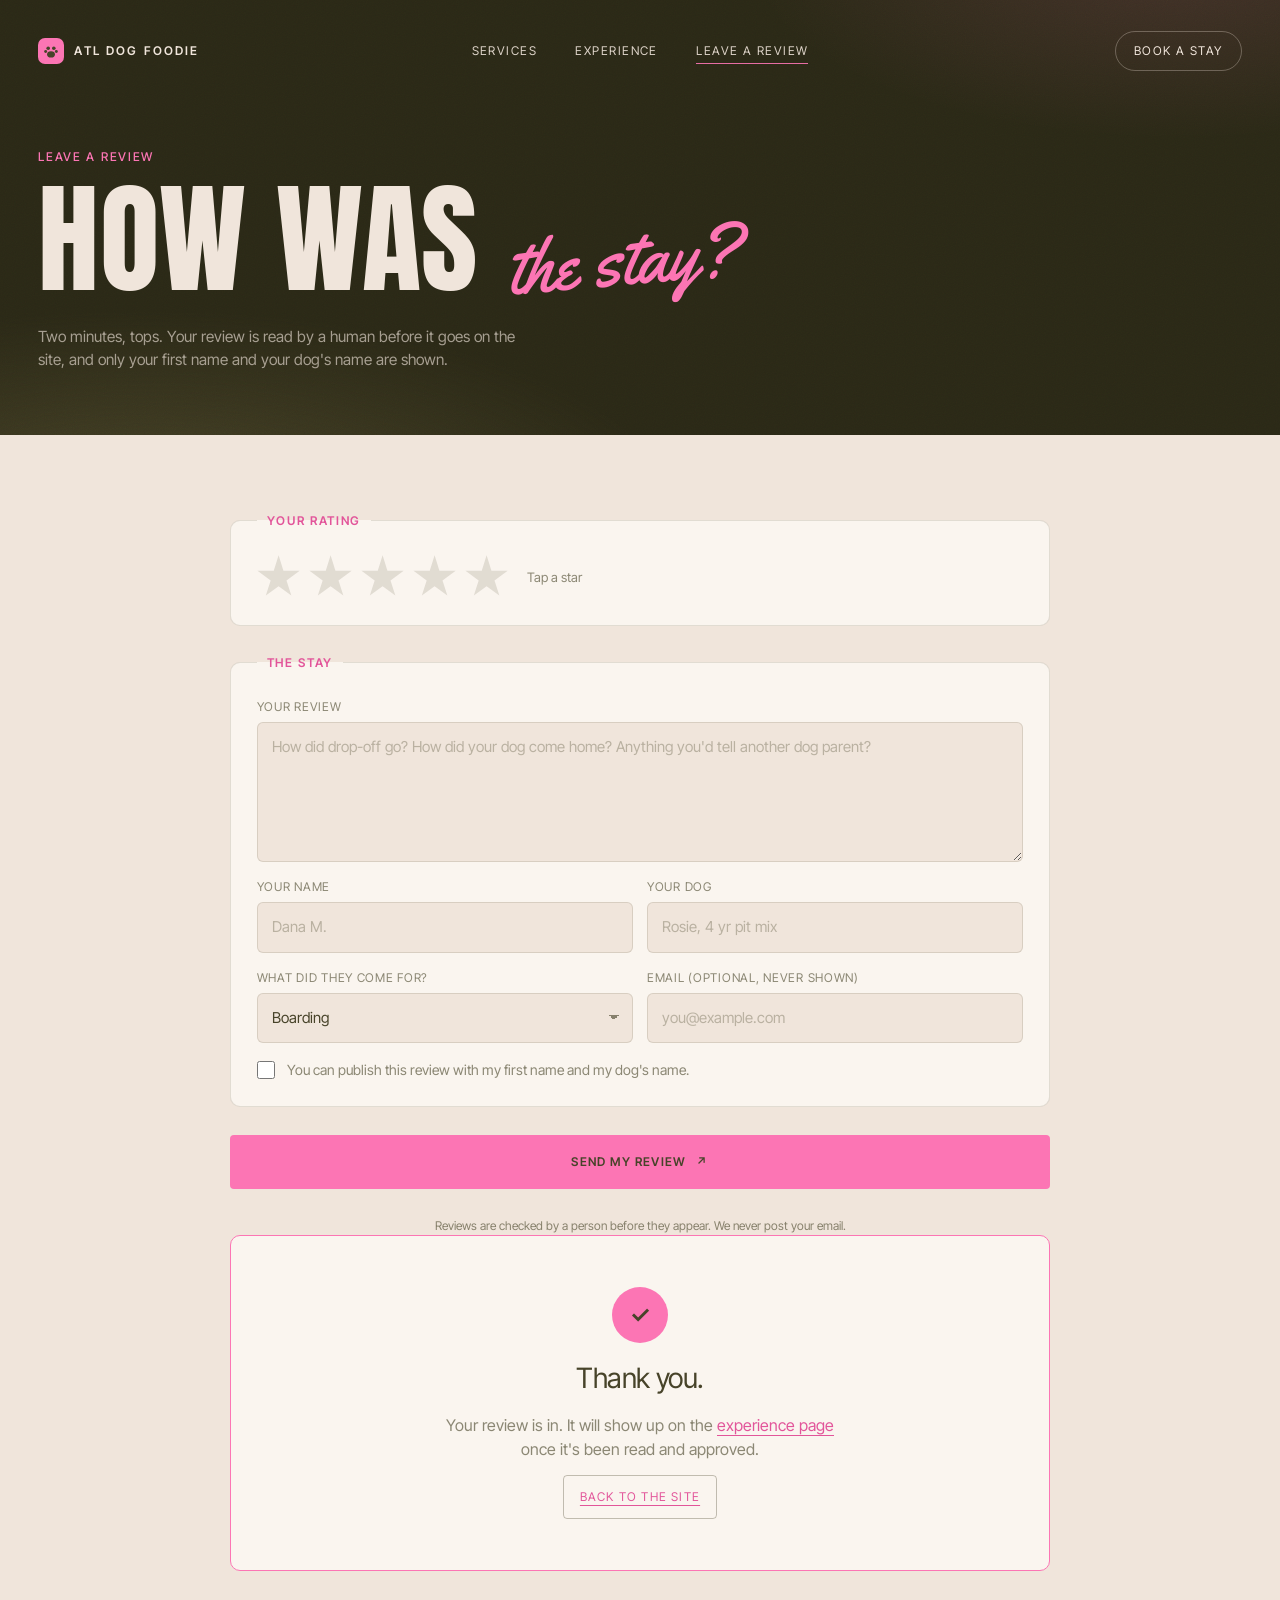
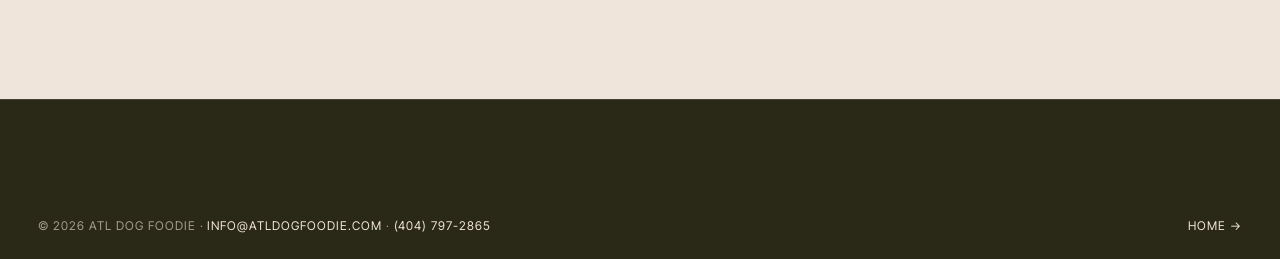
<file: review.html>
<!doctype html>
<html lang="en">
<head>
  <meta charset="utf-8">
  <meta name="viewport" content="width=device-width, initial-scale=1">
  <title>Leave a Review — ATL Dog Foodie</title>
  <meta name="description" content="Tell other dog parents how your dog's stay at ATL Dog Foodie went.">
  <meta name="robots" content="noindex">
  <link rel="preconnect" href="https://fonts.googleapis.com">
  <link rel="preconnect" href="https://fonts.gstatic.com" crossorigin>
  <link href="https://fonts.googleapis.com/css2?family=Anton&family=Inter+Tight:ital,wght@0,300;0,400;0,500;0,600;1,400&family=Yellowtail&display=swap" rel="stylesheet">
  <link rel="stylesheet" href="styles.css?v=3">
  <link rel="icon" href="data:image/svg+xml,%3Csvg xmlns='http://www.w3.org/2000/svg' viewBox='0 0 32 32'%3E%3Crect width='32' height='32' rx='8' fill='%23FC75B4'/%3E%3Ccircle cx='11' cy='11' r='3' fill='%23474329'/%3E%3Ccircle cx='21' cy='11' r='3' fill='%23474329'/%3E%3Cellipse cx='16' cy='21' rx='7' ry='5.5' fill='%23474329'/%3E%3C/svg%3E">
</head>
<body class="review-page" data-page="review">

<header class="page-head compact">
  <nav class="nav">
    <a class="brand" href="index.html" aria-label="ATL Dog Foodie home">
      <span class="brand-mark" aria-hidden="true">
        <svg viewBox="0 0 32 32"><circle cx="11" cy="11" r="3.2"/><circle cx="21" cy="11" r="3.2"/><circle cx="6.5" cy="17" r="2.6"/><circle cx="25.5" cy="17" r="2.6"/><ellipse cx="16" cy="22" rx="7" ry="5.5"/></svg>
      </span>
      <span class="brand-name">ATL Dog Foodie</span>
    </a>
    <ul class="nav-links">
      <li><a href="index.html#services">Services</a></li>
      <li><a href="experience.html">Experience</a></li>
      <li><a href="review.html" class="is-current">Leave a review</a></li>
    </ul>
    <a class="pill" href="index.html#book">Book a stay</a>
    <button class="burger" aria-label="Open menu" aria-expanded="false" aria-controls="mobileMenu"><span></span><span></span></button>
  </nav>
  <div class="mobile-menu" id="mobileMenu">
    <a href="index.html#services">Services</a>
    <a href="experience.html">Experience</a>
    <a href="index.html#book" class="pill">Book a stay</a>
  </div>

  <div class="page-head-body">
    <p class="eyebrow light reveal-up in">Leave a review</p>
    <h1 class="page-title reveal-up in" style="--d:.1s">How was <span class="script-accent">the stay?</span></h1>
    <p class="page-lede reveal-up in" style="--d:.2s">Two minutes, tops. Your review is read by a human before it goes on the site, and only your first name and your dog's name are shown.</p>
  </div>
</header>

<main class="container review-wrap">
  <form class="inquiry review-form reveal-up in" id="reviewForm" novalidate>
    <fieldset>
      <legend>Your rating</legend>
      <div class="star-input" role="radiogroup" aria-label="Star rating">
        <button type="button" role="radio" aria-checked="false" aria-label="1 star"></button>
        <button type="button" role="radio" aria-checked="false" aria-label="2 stars"></button>
        <button type="button" role="radio" aria-checked="false" aria-label="3 stars"></button>
        <button type="button" role="radio" aria-checked="false" aria-label="4 stars"></button>
        <button type="button" role="radio" aria-checked="false" aria-label="5 stars"></button>
        <span class="star-label" id="ratingLabel">Tap a star</span>
      </div>
      <input type="hidden" name="rating" id="ratingField" value="0">
    </fieldset>

    <fieldset>
      <legend>The stay</legend>
      <label class="field"><span>Your review</span>
        <textarea name="text" rows="5" required maxlength="1200" placeholder="How did drop-off go? How did your dog come home? Anything you'd tell another dog parent?"></textarea>
      </label>
      <div class="field-row">
        <label class="field"><span>Your name</span><input type="text" name="name" required maxlength="60" placeholder="Dana M."></label>
        <label class="field"><span>Your dog</span><input type="text" name="dog" maxlength="60" placeholder="Rosie, 4 yr pit mix"></label>
      </div>
      <div class="field-row">
        <label class="field"><span>What did they come for?</span>
          <select name="service">
            <option value="Boarding">Boarding</option>
            <option value="Boarding + bath">Boarding + bath</option>
            <option value="Bath / nails">Bath / nails only</option>
            <option value="Long-term stay">Long-term stay</option>
          </select>
        </label>
        <label class="field"><span>Email (optional, never shown)</span><input type="email" name="email" maxlength="120" placeholder="you@example.com"></label>
      </div>
      <!-- honeypot: hidden from people, filled by bots -->
      <label class="hp" aria-hidden="true"><input type="text" name="website" tabindex="-1" autocomplete="off"></label>
      <div class="toggles">
        <label><input type="checkbox" name="consent" required><span>You can publish this review with my first name and my dog's name.</span></label>
      </div>
    </fieldset>

    <p class="form-error" id="reviewError" role="alert" hidden></p>
    <button class="btn-neon wide" type="submit" id="reviewSubmit">Send my review <span class="arrow">↗</span></button>
    <p class="fine">Reviews are checked by a person before they appear. We never post your email.</p>
  </form>

  <div class="inquiry-success" id="reviewSuccess" hidden>
    <span class="check">✓</span>
    <h3>Thank you.</h3>
    <p>Your review is in. It will show up on the <a href="experience.html#reviews">experience page</a> once it's been read and approved.</p>
    <a class="btn-ghost" href="index.html">Back to the site</a>
  </div>
</main>

<footer class="footer">
  <div class="container footer-base">
    <span>© <span id="year"></span> ATL Dog Foodie · <a href="mailto:info@atldogfoodie.com">info@atldogfoodie.com</a> · <a href="tel:+14047972865">(404) 797-2865</a></span>
    <a href="index.html">Home →</a>
  </div>
</footer>

<script src="shared.js?v=3"></script>
<script src="review.js?v=3"></script>
</body>
</html>
</file>
<file: styles.css>
/* ================================================================
   ATL DOG FOODIE — styles
   Structure: the original dark-hero editorial layout.
   Palette:   Soft Sand #F0E5DB · Mocha Green #474329 · Watermelon Pink #FC75B4
   ================================================================ */
:root{
  --sand:#F0E5DB;
  --sand-2:#E8DACB;
  --sand-3:#DECFBE;
  --paper:#FAF5EF;
  --mocha:#474329;
  --mocha-deep:#2A2816;
  --mocha-ink:#1C1A0E;
  --pink:#FC75B4;
  --pink-deep:#E2559A;
  --amber:#D9962B;
  --danger:#B8321F;

  /* light sections */
  --bg:var(--sand);
  --bg-2:var(--sand-2);
  --bg-3:var(--sand-3);
  --fg:var(--mocha);
  --fg-60:rgba(71,67,41,.62);
  --fg-30:rgba(71,67,41,.32);
  --fg-12:rgba(71,67,41,.14);

  /* dark surfaces (hero, footer) */
  --on-dark:var(--sand);
  --on-dark-60:rgba(240,229,219,.62);
  --on-dark-30:rgba(240,229,219,.3);
  --on-dark-12:rgba(240,229,219,.14);

  --font:"Inter Tight", ui-sans-serif, system-ui, -apple-system, "Helvetica Neue", Arial, sans-serif;
  --script:"Yellowtail", cursive;
  --display:"Anton", "Inter Tight", Impact, sans-serif;
  --gutter:clamp(16px, 3vw, 40px);
  --ease:cubic-bezier(.22,.8,.2,1);
}

*{box-sizing:border-box}
html{scroll-behavior:smooth;-webkit-text-size-adjust:100%}
body{
  margin:0;background:var(--bg);color:var(--fg);
  font-family:var(--font);font-weight:400;line-height:1.5;
  -webkit-font-smoothing:antialiased;overflow-x:hidden;
}
img{max-width:100%;display:block}
a{color:inherit;text-decoration:none}
button{font:inherit;color:inherit;background:none;border:0;cursor:pointer}
.container{width:min(1280px, 100% - 2*var(--gutter));margin-inline:auto}
.muted{color:var(--fg-60)}

/* ---------- type ---------- */
.eyebrow{font-size:12px;letter-spacing:.14em;text-transform:uppercase;color:var(--pink-deep);margin:0 0 18px;font-weight:500}
.h-xl{font-size:clamp(32px, 4.6vw, 64px);line-height:1.02;letter-spacing:-.02em;font-weight:400;margin:0 0 40px;max-width:20ch}
.h-xl em{font-family:var(--script);font-style:normal;color:var(--pink-deep);font-size:1.12em;letter-spacing:0}
.h-lg{font-size:clamp(28px, 3.6vw, 48px);line-height:1.05;letter-spacing:-.02em;font-weight:400;margin:0;max-width:22ch}
.section-head{margin-bottom:clamp(32px, 5vw, 64px)}
.section-head .muted{max-width:56ch;margin:20px 0 0}

/* ---------- reveal ---------- */
.reveal-up{opacity:0;transform:translateY(28px);transition:opacity .9s var(--ease) var(--d,0s), transform .9s var(--ease) var(--d,0s)}
.reveal-up.in{opacity:1;transform:none}
@media (prefers-reduced-motion: reduce){
  .reveal-up{opacity:1;transform:none;transition:none}
  *{animation-duration:.001s !important;animation-iteration-count:1 !important}
}

/* ---------- scroll progress + floating nav ---------- */
.progress{position:fixed;top:0;left:0;height:3px;width:100%;background:var(--pink);transform-origin:left;transform:scaleX(0);z-index:60;pointer-events:none}
.floating-nav{
  position:fixed;top:16px;left:50%;transform:translateX(-50%) translateY(-24px);z-index:55;
  display:flex;align-items:center;gap:4px;padding:6px;border-radius:999px;
  background:rgba(250,245,239,.85);backdrop-filter:blur(14px);-webkit-backdrop-filter:blur(14px);
  border:1px solid var(--fg-12);box-shadow:0 10px 40px -18px rgba(71,67,41,.5);
  font-size:11px;letter-spacing:.12em;text-transform:uppercase;font-weight:500;
  opacity:0;pointer-events:none;transition:opacity .4s,transform .5s var(--ease);
}
.floating-nav.show{opacity:1;pointer-events:auto;transform:translateX(-50%)}
.floating-nav a{padding:9px 14px;border-radius:999px;transition:background .25s,color .25s;white-space:nowrap}
.floating-nav a:hover{background:var(--fg-12)}
.floating-nav .brand-mini{font-weight:600;letter-spacing:.2em}
.floating-nav .floating-cta{background:var(--mocha);color:var(--sand)}
.floating-nav .floating-cta:hover{background:var(--pink);color:var(--mocha)}

/* ================================================================
   HERO — dark mocha, duotone photo, pink light
   ================================================================ */
.hero{
  position:relative;min-height:100svh;height:100svh;
  display:grid;
  grid-template-columns:1fr 1fr;
  grid-template-rows:auto 1fr auto;
  padding:clamp(18px, 2.4vw, 32px) clamp(20px, 3vw, 44px);
  overflow:hidden;isolation:isolate;
  color:var(--on-dark);background:var(--mocha-deep);
}
.hero-media{position:absolute;inset:0;z-index:0;overflow:hidden;will-change:transform}
.hero-media .bg{
  position:absolute;inset:-10%;
  background:
    radial-gradient(55% 70% at 36% 58%, #4a4529 0%, rgba(74,69,41,0) 70%),
    radial-gradient(40% 50% at 78% 30%, rgba(252,117,180,.10) 0%, rgba(252,117,180,0) 70%),
    linear-gradient(180deg, #2A2816 0%, #1C1A0E 100%);
}
.hero-media .grain{
  position:absolute;inset:0;opacity:.16;mix-blend-mode:overlay;pointer-events:none;
  background-image:url("data:image/svg+xml,%3Csvg xmlns='http://www.w3.org/2000/svg' width='160' height='160'%3E%3Cfilter id='n'%3E%3CfeTurbulence type='fractalNoise' baseFrequency='.9' numOctaves='2' stitchTiles='stitch'/%3E%3C/filter%3E%3Crect width='100%25' height='100%25' filter='url(%23n)'/%3E%3C/svg%3E");
}
.hero-media .fade{position:absolute;inset:auto 0 0 0;height:22%;background:linear-gradient(to bottom, transparent, var(--mocha-deep))}

/* the cutout dog: graded warm, thin pink edge light, sits in front of the words */
.dog-wrap{
  position:absolute;left:50%;bottom:0;height:76%;aspect-ratio:1600/1314;z-index:2;
  transform:translateX(-70%) translateY(2%);opacity:0;animation:dogIn 1.4s .15s var(--ease) forwards;
  will-change:transform;pointer-events:none;
}
@keyframes dogIn{to{opacity:1;transform:translateX(-70%) translateY(0)}}
.dog-wrap .dog{
  width:100%;height:100%;object-fit:contain;object-position:bottom;
  filter:
    brightness(1.28) contrast(1.12) saturate(.72) sepia(.22)
    drop-shadow(0 0 1px rgba(252,117,180,.95))
    drop-shadow(0 0 2.5px rgba(252,117,180,.75))
    drop-shadow(0 0 6px rgba(252,117,180,.22));
}
.dog-wrap .dog-grade{
  position:absolute;inset:0;
  -webkit-mask:url("assets/dog-dark.webp") center bottom / contain no-repeat;mask:url("assets/dog-dark.webp") center bottom / contain no-repeat;
  background:
    linear-gradient(105deg, rgba(240,229,219,.16) 0%, rgba(240,229,219,0) 45%, rgba(252,117,180,.22) 100%);
  mix-blend-mode:screen;
}

/* nav */
.nav{
  grid-column:1 / -1;display:grid;grid-template-columns:1fr auto 1fr;align-items:center;gap:20px;position:relative;z-index:4;
  font-size:12px;letter-spacing:.12em;text-transform:uppercase;
}
.brand{display:inline-flex;align-items:center;gap:10px;justify-self:start}
.brand-mark{width:26px;height:26px;border-radius:7px;background:var(--pink);display:grid;place-items:center;flex:none}
.brand-mark svg{width:18px;height:18px;fill:var(--mocha)}
.brand-name{font-weight:600;letter-spacing:.18em;font-size:12px;text-transform:uppercase;white-space:nowrap}
.nav-links{display:flex;gap:clamp(20px,3vw,44px);list-style:none;margin:0;padding:0}
.nav-links a{position:relative;padding:6px 0;opacity:.9}
.nav-links a::after{content:"";position:absolute;left:0;bottom:0;height:1px;width:100%;background:var(--pink);transform:scaleX(0);transform-origin:right;transition:transform .4s var(--ease)}
.nav-links a:hover::after{transform:scaleX(1);transform-origin:left}
.pill{
  justify-self:end;border:1px solid var(--on-dark-30);border-radius:999px;padding:10px 18px;
  transition:background .3s,color .3s,border-color .3s;font-size:12px;letter-spacing:.12em;text-transform:uppercase;
}
.pill:hover{background:var(--sand);color:var(--mocha);border-color:var(--sand)}
.burger{display:none;width:40px;height:40px;justify-self:end;position:relative}
.burger span{position:absolute;left:9px;right:9px;height:1.5px;background:var(--sand);transition:transform .3s,top .3s}
.burger span:first-child{top:15px}.burger span:last-child{top:24px}
.burger[aria-expanded="true"] span:first-child{top:19px;transform:rotate(45deg)}
.burger[aria-expanded="true"] span:last-child{top:19px;transform:rotate(-45deg)}
.mobile-menu{display:none}

/* left kicker */
.hero-left{align-self:center;display:flex;flex-direction:column;gap:22px;position:relative;z-index:3}
.kicker{margin:0;font-size:clamp(14px, 1.25vw, 18px);line-height:1.2;text-transform:uppercase;letter-spacing:.02em}
.asterisk{color:var(--pink);font-size:clamp(28px, 3vw, 44px);line-height:1;display:inline-block;animation:spin 14s linear infinite;transform-origin:center;width:1em}
@keyframes spin{to{transform:rotate(360deg)}}
.hero-script{font-family:var(--script);color:var(--pink);font-size:clamp(26px, 2.4vw, 38px);line-height:1;transform:rotate(-6deg);transform-origin:left;margin-top:-6px}

/* right display */
.hero-right{align-self:center;justify-self:end;text-align:right;display:flex;flex-direction:column;align-items:flex-end;max-width:min(980px, 72vw)}
.display{
  margin:0 0 26px;font-family:var(--display);font-weight:400;text-transform:uppercase;
  font-size:clamp(52px, 8.6vw, 132px);line-height:.88;letter-spacing:.004em;
  position:relative;z-index:1;color:var(--sand);
}
.display .line{display:block;overflow:hidden}
.display .nowrap{white-space:nowrap}
.display .line span{display:block;transform:translateY(110%);animation:rise 1.1s var(--ease) forwards}
.display .line:nth-child(1) span{animation-delay:.15s}
.display .line:nth-child(2) span{animation-delay:.27s}
.display .line:nth-child(3) span{animation-delay:.39s}
@keyframes rise{to{transform:none}}
.lede{margin:0 0 26px;max-width:34ch;font-size:clamp(14px, 1.15vw, 17px);line-height:1.45;color:var(--on-dark);position:relative;z-index:3}
.hero .btn-neon{position:relative;z-index:3}

/* primary button (pink) */
.btn-neon{
  display:inline-flex;align-items:center;gap:10px;background:var(--pink);color:var(--mocha);
  font-weight:600;font-size:12px;letter-spacing:.1em;text-transform:uppercase;
  padding:14px 20px;border-radius:4px;transition:transform .35s var(--ease), box-shadow .35s, background .3s;
  position:relative;overflow:hidden;
}
.btn-neon .arrow{transition:transform .35s var(--ease)}
.btn-neon:hover{transform:translateY(-2px);box-shadow:0 14px 40px -12px rgba(252,117,180,.7);background:#ff8ac0}
.btn-neon:hover .arrow{transform:translate(3px,-3px)}
.btn-neon.wide{width:100%;justify-content:center;padding:18px}
.btn-ghost{
  display:inline-flex;align-items:center;gap:8px;border:1px solid var(--fg-30);border-radius:4px;
  padding:12px 16px;font-size:12px;letter-spacing:.1em;text-transform:uppercase;transition:all .3s;
}
.btn-ghost:hover{border-color:var(--pink);color:var(--pink-deep)}

/* bottom-left card */
.hero-card{
  grid-row:3;grid-column:1;align-self:end;justify-self:start;position:relative;z-index:3;
  display:flex;gap:14px;align-items:center;
  background:rgba(28,26,14,.5);backdrop-filter:blur(14px);-webkit-backdrop-filter:blur(14px);
  border:1px solid var(--on-dark-12);border-radius:12px;padding:10px;padding-right:22px;
  transition:border-color .3s, transform .4s var(--ease);
}
.hero-card:hover{border-color:var(--pink);transform:translateY(-3px)}
.hero-card img{width:112px;height:74px;object-fit:cover;border-radius:8px;filter:saturate(.85) contrast(1.05)}
.hero-card small{display:flex;align-items:center;gap:7px;font-size:11px;letter-spacing:.08em;text-transform:uppercase;color:var(--on-dark-60);margin-bottom:4px}
.hero-card strong{font-weight:400;font-size:16px;line-height:1.15}
.pulse{width:7px;height:7px;border-radius:50%;background:var(--pink);box-shadow:0 0 0 0 rgba(252,117,180,.6);animation:pulse 1.8s ease-out infinite}
@keyframes pulse{to{box-shadow:0 0 0 9px rgba(252,117,180,0)}}

/* bottom-right tags */
.hero-tags{
  grid-row:3;grid-column:2;align-self:end;justify-self:end;margin:0;position:relative;z-index:3;
  font-size:11px;letter-spacing:.14em;text-transform:uppercase;display:flex;gap:12px;color:var(--on-dark-60)
}
.hero-tags span{color:var(--on-dark)}

.scroll-cue{position:absolute;left:50%;bottom:22px;width:1px;height:48px;background:var(--on-dark-12);overflow:hidden;transform:translateX(-50%)}
.scroll-cue span{position:absolute;inset:0;background:var(--pink);transform:translateY(-100%);animation:cue 2.2s var(--ease) infinite}
@keyframes cue{to{transform:translateY(100%)}}

/* ================================================================
   MARQUEE
   ================================================================ */
.marquee{background:var(--pink);color:var(--mocha);overflow:hidden;padding:14px 0}
.marquee-track{display:flex;gap:28px;width:max-content;animation:marquee 40s linear infinite;font-size:13px;letter-spacing:.16em;text-transform:uppercase;font-weight:600;white-space:nowrap}
.marquee-track i{font-style:normal;color:var(--sand)}
.marquee:hover .marquee-track{animation-play-state:paused}
@keyframes marquee{to{transform:translateX(-50%)}}

/* ================================================================
   INTRO
   ================================================================ */
.intro{padding:clamp(80px, 11vw, 160px) 0 clamp(60px, 8vw, 120px)}
.intro-grid{display:grid;grid-template-columns:1fr 1fr;gap:clamp(32px, 5vw, 80px);align-items:start}
.intro-grid > p{margin:0;max-width:52ch;font-size:clamp(16px, 1.3vw, 19px);color:var(--fg-60)}
.stats{list-style:none;margin:0;padding:0;display:grid;grid-template-columns:1fr 1fr;gap:1px;background:var(--fg-12);border:1px solid var(--fg-12)}
.stats li{background:var(--paper);padding:26px 24px;display:flex;flex-direction:column;gap:6px;transition:background .3s}
.stats li:hover{background:#fff}
.stats strong{font-size:clamp(32px, 3.4vw, 48px);font-weight:400;letter-spacing:-.03em;line-height:1;color:var(--pink-deep);font-variant-numeric:tabular-nums}
.stats span{font-size:12px;letter-spacing:.1em;text-transform:uppercase;color:var(--fg-60)}

/* ================================================================
   SERVICES
   ================================================================ */
.services{padding:clamp(40px, 6vw, 80px) 0}
.service-list{border-top:1px solid var(--fg-12)}
.service{
  display:grid;grid-template-columns:260px 1fr 220px;gap:clamp(24px, 4vw, 56px);align-items:start;
  padding:clamp(28px, 3.5vw, 48px) 0;border-bottom:1px solid var(--fg-12);position:relative;
}
.service::before{content:"";position:absolute;left:0;bottom:-1px;height:1px;width:0;background:var(--pink);transition:width .8s var(--ease)}
.service:hover::before{width:100%}
.service-media{aspect-ratio:4/3;overflow:hidden;border-radius:6px;background:var(--bg-3)}
.service-media img{width:100%;height:100%;object-fit:cover;filter:saturate(.85);transition:transform 1s var(--ease), filter .6s}
.service:hover .service-media img{transform:scale(1.06);filter:saturate(1)}
.service .num{display:block;font-size:12px;letter-spacing:.14em;color:var(--pink-deep);font-weight:600;margin-bottom:12px}
.service h3{margin:0 0 12px;font-size:clamp(24px, 2.4vw, 34px);font-weight:400;letter-spacing:-.02em;line-height:1.05}
.service p{margin:0 0 18px;color:var(--fg-60);max-width:56ch}
.features{list-style:none;margin:0;padding:0;display:flex;flex-wrap:wrap;gap:8px}
.features li{font-size:12px;letter-spacing:.06em;text-transform:uppercase;border:1px solid var(--fg-12);border-radius:999px;padding:6px 12px;background:var(--paper)}
.service-price{display:flex;flex-direction:column;align-items:flex-start;gap:2px;justify-self:end;text-align:left}
.service-price small{font-size:12px;letter-spacing:.1em;text-transform:uppercase;color:var(--fg-60)}
.service-price strong{font-size:clamp(36px, 3.6vw, 52px);font-weight:400;letter-spacing:-.03em;line-height:1;color:var(--pink-deep)}
.service-price .btn-ghost{margin-top:18px}

/* ================================================================
   FACILITY
   ================================================================ */
.facility{background:var(--bg);padding:clamp(80px, 10vw, 140px) 0}
.facility-grid{display:grid;grid-template-columns:1fr 1.25fr;gap:14px;align-items:stretch}
.facility-grid figure{margin:0;position:relative;overflow:hidden;border-radius:8px;background:var(--bg-3);min-height:380px}
.facility-grid figure.tall{grid-row:span 2}
.facility-grid img{position:absolute;inset:0;width:100%;height:100%;object-fit:cover;filter:saturate(.9);transition:transform 1.2s var(--ease)}
.facility-grid figure:hover img{transform:scale(1.05)}
.facility-grid figcaption{position:absolute;left:14px;bottom:14px;right:14px;font-size:12px;letter-spacing:.1em;text-transform:uppercase;background:rgba(250,245,239,.85);backdrop-filter:blur(8px);padding:8px 12px;border-radius:4px;width:max-content;max-width:100%;color:var(--mocha)}
.facility-copy{border:1px solid var(--fg-12);border-radius:8px;padding:clamp(22px, 2.5vw, 36px);display:flex;flex-direction:column;justify-content:center;background:var(--bg-2)}
.facility-copy h3{margin:0 0 20px;font-weight:400;font-size:clamp(20px, 1.8vw, 26px);letter-spacing:-.01em}
.timeline{list-style:none;margin:0;padding:0;display:grid;grid-template-columns:1fr 1fr;gap:10px 32px}
.timeline li{display:flex;gap:16px;align-items:baseline;padding:10px 0;border-bottom:1px solid var(--fg-12);color:var(--fg-60);font-size:15px}
.timeline li span{color:var(--pink-deep);font-weight:600;font-variant-numeric:tabular-nums;font-size:13px;letter-spacing:.06em;min-width:44px}

/* ================================================================
   BOOKING
   ================================================================ */
.booking{background:var(--bg-2);padding:clamp(80px, 10vw, 140px) 0;position:relative}
.booking::before{content:"";position:absolute;inset:0 0 auto 0;height:1px;background:linear-gradient(90deg, transparent, var(--pink), transparent)}
.booking-grid{display:grid;grid-template-columns:minmax(320px, 440px) 1fr;gap:clamp(24px, 3vw, 48px);align-items:start}

.calendar{border:1px solid var(--fg-12);border-radius:10px;padding:22px;background:var(--paper);position:sticky;top:24px}
.cal-head{display:flex;align-items:center;justify-content:space-between;margin-bottom:16px}
.cal-head h3{margin:0;font-weight:400;font-size:18px;letter-spacing:-.01em}
.cal-nav{width:36px;height:36px;border:1px solid var(--fg-12);border-radius:999px;display:grid;place-items:center;transition:all .25s}
.cal-nav:hover{border-color:var(--pink);color:var(--pink-deep)}
.cal-nav:disabled{opacity:.3;cursor:not-allowed}
.cal-weekdays,.cal-grid{display:grid;grid-template-columns:repeat(7, 1fr);gap:4px}
.cal-weekdays span{font-size:11px;letter-spacing:.1em;text-transform:uppercase;color:var(--fg-60);text-align:center;padding:6px 0}
.day{
  aspect-ratio:1;display:flex;flex-direction:column;align-items:center;justify-content:center;gap:3px;
  border-radius:6px;font-size:14px;font-variant-numeric:tabular-nums;position:relative;
  transition:background .2s,color .2s,transform .2s;user-select:none;
}
.day.pad{visibility:hidden}
.day::after{content:"";width:5px;height:5px;border-radius:50%;background:var(--mocha)}
.day.limited::after{background:var(--amber)}
.day.full{color:var(--fg-30);text-decoration:line-through;cursor:not-allowed}
.day.full::after{background:var(--danger)}
.day.past{color:var(--fg-30);cursor:not-allowed}
.day.past::after{opacity:0}
.day:not(.full):not(.past):not(.pad):hover{background:var(--bg-2);transform:scale(1.04)}
.day.in-range{background:rgba(252,117,180,.18);border-radius:0}
.day.start,.day.end{background:var(--pink);color:var(--mocha);font-weight:600}
.day.start{border-radius:6px 0 0 6px}.day.end{border-radius:0 6px 6px 0}
.day.start.end{border-radius:6px}
.day.start::after,.day.end::after{background:var(--mocha)}
.day.today{box-shadow:inset 0 0 0 1px var(--fg-30)}
.cal-legend{display:flex;flex-wrap:wrap;gap:12px 16px;margin-top:16px;font-size:11px;letter-spacing:.06em;text-transform:uppercase;color:var(--fg-60)}
.cal-legend span{display:inline-flex;align-items:center;gap:6px}
.dot{width:7px;height:7px;border-radius:50%;display:inline-block}
.dot.open{background:var(--mocha)}.dot.limited{background:var(--amber)}.dot.full{background:var(--danger)}.dot.selected{background:var(--pink);box-shadow:0 0 0 3px rgba(252,117,180,.25)}
.cal-summary{display:grid;grid-template-columns:repeat(4,1fr);gap:1px;background:var(--fg-12);border:1px solid var(--fg-12);margin-top:18px;border-radius:6px;overflow:hidden}
.cal-summary div{background:var(--paper);padding:12px 10px;display:flex;flex-direction:column;gap:4px}
.cal-summary small{font-size:10px;letter-spacing:.1em;text-transform:uppercase;color:var(--fg-60)}
.cal-summary strong{font-weight:500;font-size:14px;letter-spacing:-.01em}
.cal-summary strong#sumEstimate{color:var(--pink-deep);font-weight:600}
.link-btn{margin-top:12px;font-size:12px;letter-spacing:.08em;text-transform:uppercase;color:var(--fg-60);text-decoration:underline;text-underline-offset:4px}
.link-btn:hover{color:var(--pink-deep)}

.inquiry{display:flex;flex-direction:column;gap:28px}
.inquiry fieldset{border:1px solid var(--fg-12);border-radius:10px;padding:clamp(18px, 2vw, 28px);margin:0;display:flex;flex-direction:column;gap:16px;background:var(--paper)}
.inquiry legend{padding:0 10px;font-size:12px;letter-spacing:.14em;text-transform:uppercase;color:var(--pink-deep);font-weight:600}
.field{display:flex;flex-direction:column;gap:6px;flex:1}
.field > span{font-size:12px;letter-spacing:.06em;text-transform:uppercase;color:var(--fg-60)}
.field input,.field select,.field textarea{
  background:var(--sand);border:1px solid var(--fg-12);border-radius:6px;color:var(--fg);
  padding:13px 14px;font:inherit;font-size:15px;width:100%;transition:border-color .25s, box-shadow .25s;appearance:none;-webkit-appearance:none;
}
.field select{background-image:linear-gradient(45deg, transparent 50%, var(--fg-60) 50%),linear-gradient(135deg, var(--fg-60) 50%, transparent 50%);background-position:calc(100% - 18px) 50%, calc(100% - 13px) 50%;background-size:5px 5px;background-repeat:no-repeat;padding-right:36px}
.field input::placeholder,.field textarea::placeholder{color:var(--fg-30)}
.field input:focus,.field select:focus,.field textarea:focus{outline:0;border-color:var(--pink);box-shadow:0 0 0 3px rgba(252,117,180,.2)}
.field input[readonly]{cursor:pointer;color:var(--pink-deep);font-weight:500}
.field input[readonly]::placeholder{color:var(--fg-30)}
.field.invalid input,.field.invalid select{border-color:var(--danger)}
.field-row{display:flex;gap:14px}
.chips,.toggles{display:flex;flex-wrap:wrap;gap:10px}
.chips label{position:relative}
.chips input{position:absolute;opacity:0;inset:0}
.chips span{display:inline-block;border:1px solid var(--fg-12);border-radius:999px;padding:8px 14px;font-size:13px;cursor:pointer;transition:all .25s;background:var(--sand)}
.chips input:checked + span{background:var(--pink);color:var(--mocha);border-color:var(--pink);font-weight:500}
.chips input:focus-visible + span{box-shadow:0 0 0 3px rgba(252,117,180,.3)}
.toggles{flex-direction:column;gap:10px}
.toggles label{display:flex;gap:12px;align-items:center;font-size:14px;color:var(--fg-60);cursor:pointer}
.toggles input{width:18px;height:18px;accent-color:var(--pink-deep);margin:0}
.toggles.invalid label{color:var(--danger)}
.form-error{margin:0;color:var(--danger);font-size:14px;border-left:2px solid var(--danger);padding-left:12px}
.fine{margin:0;font-size:12px;color:var(--fg-60);text-align:center}
.inquiry-success{border:1px solid var(--pink);border-radius:10px;padding:clamp(32px, 4vw, 56px);text-align:center;display:flex;flex-direction:column;align-items:center;gap:14px;background:var(--paper)}
.inquiry-success .check{width:56px;height:56px;border-radius:50%;background:var(--pink);color:var(--mocha);display:grid;place-items:center;font-size:24px;font-weight:600}
.inquiry-success h3{margin:0;font-weight:400;font-size:28px;letter-spacing:-.02em}
.inquiry-success p{margin:0;color:var(--fg-60);max-width:44ch}

/* ================================================================
   FAQ
   ================================================================ */
.faq{padding:clamp(80px, 10vw, 140px) 0}
.accordion{border-top:1px solid var(--fg-12);max-width:860px}
.accordion details{border-bottom:1px solid var(--fg-12)}
.accordion summary{list-style:none;cursor:pointer;padding:22px 0;font-size:clamp(17px, 1.4vw, 21px);letter-spacing:-.01em;display:flex;justify-content:space-between;gap:20px;align-items:center}
.accordion summary::-webkit-details-marker{display:none}
.accordion summary::after{content:"+";color:var(--pink-deep);font-size:24px;line-height:1;transition:transform .3s}
.accordion details[open] summary::after{transform:rotate(45deg)}
.accordion p{margin:0 0 22px;color:var(--fg-60);max-width:60ch}

/* ================================================================
   FOOTER — dark mocha to echo the hero
   ================================================================ */
.footer{background:var(--mocha-deep);color:var(--on-dark);border-top:1px solid var(--on-dark-12);padding:clamp(48px, 6vw, 80px) 0 0;position:relative;overflow:hidden}
.footer-grid{display:grid;grid-template-columns:1.4fr 1fr 1fr 1fr;gap:32px;font-size:14px}
.footer h4{margin:0 0 10px;font-size:12px;letter-spacing:.14em;text-transform:uppercase;color:var(--pink);font-weight:500}
.footer p{margin:0 0 8px;color:var(--on-dark-60);line-height:1.6}
.footer .muted{color:var(--on-dark-60)}
.footer .pay{font-size:12px;letter-spacing:.08em;text-transform:uppercase;color:var(--pink)}
.footer a:hover{color:var(--pink)}
.footer-base{display:flex;justify-content:space-between;padding:40px 0 24px;font-size:12px;letter-spacing:.08em;text-transform:uppercase;color:var(--on-dark-60)}
.footer-wordmark{font-family:var(--display);font-size:clamp(56px, 11.5vw, 170px);line-height:.85;font-weight:400;letter-spacing:.01em;text-transform:uppercase;white-space:nowrap;text-align:center;color:transparent;-webkit-text-stroke:1px rgba(252,117,180,.55);user-select:none;transform:translateY(12%)}

/* ================================================================
   RESPONSIVE
   ================================================================ */
@media (max-width: 1024px){
  .service{grid-template-columns:200px 1fr;grid-template-rows:auto auto}
  .service-price{grid-column:2;justify-self:start;flex-direction:row;align-items:baseline;gap:8px;flex-wrap:wrap}
  .service-price .btn-ghost{margin:0 0 0 12px}
  .facility-grid{grid-template-columns:1fr}
  .booking-grid{grid-template-columns:1fr}
  .calendar{position:static;max-width:520px}
  .footer-grid{grid-template-columns:1fr 1fr}
  .floating-nav a:not(.brand-mini):not(.floating-cta){display:none}
}

@media (max-width: 760px){
  .hero{grid-template-columns:1fr;grid-template-rows:auto auto auto auto auto auto;height:auto;min-height:100svh;padding-bottom:40px}
  .dog-wrap{position:relative;grid-row:4;grid-column:1;left:auto;bottom:auto;height:auto;width:min(100%, 420px);justify-self:center;transform:none;margin:-10px 0 -34px;animation:fadeInDog 1.2s .2s var(--ease) forwards}
  @keyframes fadeInDog{to{opacity:1}}
  .display{font-size:clamp(54px, 16vw, 96px)}
  .hero-right{max-width:100%}
  .nav{grid-template-columns:1fr auto}
  .nav-links,.nav > .pill{display:none}
  .burger{display:block}
  .mobile-menu{
    display:flex;flex-direction:column;gap:18px;position:absolute;inset:72px 20px auto 20px;z-index:5;
    background:rgba(28,26,14,.92);backdrop-filter:blur(16px);border:1px solid var(--on-dark-12);border-radius:12px;padding:22px;
    font-size:14px;letter-spacing:.12em;text-transform:uppercase;color:var(--sand);
    opacity:0;pointer-events:none;transform:translateY(-8px);transition:opacity .3s,transform .3s var(--ease);
  }
  .mobile-menu.open{opacity:1;pointer-events:auto;transform:none}
  .mobile-menu .pill{justify-self:start;text-align:center}
  .hero-left{grid-row:2;align-self:start;padding-top:30px}
  .hero-right{grid-row:3;justify-self:start;text-align:left;align-items:flex-start;max-width:100%;padding:24px 0 10px}
  .display{font-size:clamp(40px, 12vw, 64px)}
  .hero-card{grid-row:5;grid-column:1;width:100%;justify-content:flex-start;margin-bottom:14px}
  .hero-tags{grid-row:6;grid-column:1;justify-self:start}
  .scroll-cue{display:none}
  .floating-nav{top:auto;bottom:16px;transform:translateX(-50%) translateY(24px);font-size:10px}
  .floating-nav a{padding:9px 12px}
  .intro-grid{grid-template-columns:1fr}
  .service{grid-template-columns:1fr}
  .service-media{aspect-ratio:16/9}
  .service-price{grid-column:1}
  .facility-grid{grid-template-columns:1fr}
  .facility-grid figure{min-height:260px}
  .timeline{grid-template-columns:1fr}
  .field-row{flex-direction:column}
  .field-row.three{flex-direction:row;flex-wrap:wrap}
  .field-row.three .field{min-width:calc(50% - 7px)}
  .cal-summary{grid-template-columns:1fr 1fr}
  .footer-grid{grid-template-columns:1fr}
  .footer-base{flex-direction:column;gap:10px}
}

/* ================================================================
   VITAMINS — row of jars, tap for benefits
   ================================================================ */
.pink{color:var(--pink-deep)}
.vitamins{padding:clamp(40px, 6vw, 80px) 0 clamp(80px, 10vw, 140px)}
.jar-row{display:grid;grid-template-columns:repeat(5, 1fr);gap:14px}
.jar{
  display:flex;flex-direction:column;align-items:center;gap:6px;padding:28px 16px 22px;
  border:1px solid var(--fg-12);border-radius:10px;background:var(--paper);text-align:center;
  transition:transform .5s var(--ease), border-color .3s, box-shadow .5s;
}
.jar:hover,.jar:focus-visible{transform:translateY(-6px);border-color:var(--label);box-shadow:0 24px 40px -28px rgba(71,67,41,.5);outline:0}
.jar:hover .jar-body{transform:rotate(-3deg)}
.jar-cap{width:58px;height:16px;border-radius:5px 5px 2px 2px;background:linear-gradient(#2a2a2a,#0e0e0e);box-shadow:inset 0 -2px 0 rgba(255,255,255,.08)}
.jar-body{
  position:relative;width:76px;height:112px;border-radius:9px 9px 14px 14px;margin-top:-2px;
  background:
    linear-gradient(90deg, rgba(255,255,255,.22), rgba(255,255,255,0) 30%, rgba(255,255,255,0) 70%, rgba(255,255,255,.18)),
    radial-gradient(60% 40% at 50% 85%, #3a2e22, transparent 70%),
    linear-gradient(#2b2520, #1c1814);
  box-shadow:inset 0 0 0 1px rgba(255,255,255,.12), 0 10px 20px -14px rgba(0,0,0,.6);
  display:flex;flex-direction:column;align-items:center;justify-content:flex-end;padding-bottom:18px;gap:4px;
  transition:transform .6s var(--ease);transform-origin:bottom center;
}
.jar-body::before{content:"";position:absolute;inset:14px 6px auto 6px;height:26px;border-radius:50%;background:radial-gradient(ellipse at 50% 40%, rgba(255,255,255,.14), transparent 70%)}
.jar-brand{font-size:8px;letter-spacing:.22em;text-transform:uppercase;color:rgba(255,255,255,.75);font-weight:600}
.jar-label{width:100%;background:var(--label);color:#fff;font-size:8.5px;letter-spacing:.08em;text-transform:uppercase;font-weight:600;padding:5px 4px;line-height:1.1}
.jar-name{margin-top:14px;font-size:14px;font-weight:500}
.jar-hint{font-size:11px;letter-spacing:.06em;text-transform:uppercase;color:var(--fg-60)}

.vit-dialog{border:0;padding:0;background:transparent;max-width:min(680px, 92vw);width:100%}
.vit-dialog::backdrop{background:rgba(28,26,14,.6);backdrop-filter:blur(6px)}
.vit-dialog[open]{animation:dialogIn .45s var(--ease)}
@keyframes dialogIn{from{opacity:0;transform:translateY(16px) scale(.98)}to{opacity:1;transform:none}}
.vit-inner{position:relative;display:grid;grid-template-columns:200px 1fr;gap:28px;background:var(--paper);border:1px solid var(--fg-12);border-radius:14px;padding:clamp(22px, 3vw, 36px);margin:0;color:var(--fg)}
.vit-close{position:absolute;top:12px;right:14px;width:36px;height:36px;border-radius:50%;font-size:22px;line-height:1;color:var(--fg-60);transition:all .25s}
.vit-close:hover{background:var(--pink);color:var(--mocha)}
.vit-jar{display:flex;flex-direction:column;align-items:center;justify-content:center;background:var(--bg-2);border-radius:10px;padding:26px 10px}
.vit-jar .jar-body{width:96px;height:140px}
.vit-jar .jar-cap{width:72px;height:20px}
.vit-jar .jar-label{font-size:10px;padding:7px 4px}
.vit-copy h3{margin:0 0 10px;font-size:clamp(26px, 2.6vw, 34px);font-weight:400;letter-spacing:-.02em;line-height:1.05}
.vit-copy .eyebrow{margin-bottom:10px}
.vit-copy .muted{margin:0 0 14px;max-width:48ch}
.vit-benefits{margin:0 0 16px;padding:0;list-style:none;display:flex;flex-direction:column;gap:8px}
.vit-benefits li{display:flex;gap:10px;align-items:baseline;font-size:15px}
.vit-benefits li::before{content:"";width:7px;height:7px;border-radius:50%;background:var(--label, var(--pink));flex:none;transform:translateY(-1px)}
.vit-price{margin:0 0 18px;font-size:12px;letter-spacing:.1em;text-transform:uppercase;color:var(--pink-deep);font-weight:600}
.vit-actions{display:flex;gap:10px;flex-wrap:wrap}
#vitChoice{color:var(--pink-deep)}
.chips input:checked + span #vitChoice{color:inherit}

@media (max-width: 1024px){ .jar-row{grid-template-columns:repeat(3, 1fr)} }
@media (max-width: 760px){
  .jar-row{grid-template-columns:repeat(2, 1fr)}
  .vit-inner{grid-template-columns:1fr}
  .vit-jar{padding:16px}
}

/* ================================================================
   SUB-PAGE HEADER (experience, review)
   ================================================================ */
.page-head{position:relative;overflow:hidden;background:var(--mocha-deep);color:var(--on-dark);padding:clamp(18px, 2.4vw, 32px) clamp(20px, 3vw, 44px) clamp(56px, 7vw, 100px);isolation:isolate}
.page-head.compact{padding-bottom:clamp(40px, 5vw, 70px)}
.page-head::before{content:"";position:absolute;inset:-10%;z-index:-1;background:radial-gradient(50% 60% at 18% 110%, #4a4529 0%, rgba(74,69,41,0) 70%),radial-gradient(40% 50% at 85% 0%, rgba(252,117,180,.12) 0%, rgba(252,117,180,0) 70%)}
.page-head::after{content:"";position:absolute;inset:0;z-index:-1;opacity:.16;mix-blend-mode:overlay;pointer-events:none;background-image:url("data:image/svg+xml,%3Csvg xmlns='http://www.w3.org/2000/svg' width='160' height='160'%3E%3Cfilter id='n'%3E%3CfeTurbulence type='fractalNoise' baseFrequency='.9' numOctaves='2' stitchTiles='stitch'/%3E%3C/filter%3E%3Crect width='100%25' height='100%25' filter='url(%23n)'/%3E%3C/svg%3E")}
.page-head .nav{position:relative;z-index:4}
.page-head .nav-links a.is-current::after{transform:scaleX(1)}
.page-head .burger span{background:var(--sand)}
.page-head .mobile-menu{color:var(--sand)}
.page-head-body{max-width:1280px;margin:clamp(40px, 6vw, 90px) auto 0}
.eyebrow.light{color:var(--pink)}
.page-title{margin:0;font-family:var(--display);font-weight:400;text-transform:uppercase;font-size:clamp(52px, 9.5vw, 150px);line-height:.9;letter-spacing:.004em;color:var(--sand)}
.page-title .script-accent{font-family:var(--script);text-transform:none;color:var(--pink);font-size:.62em;line-height:1;display:inline-block;transform:rotate(-5deg) translateY(.06em);transform-origin:left;letter-spacing:0}
.page-lede{max-width:54ch;margin:22px 0 0;color:var(--on-dark-60);font-size:clamp(15px, 1.2vw, 18px)}

/* ================================================================
   REVIEWS
   ================================================================ */
.reviews{padding:clamp(80px, 10vw, 140px) 0}
.stars{display:inline-flex;gap:3px;vertical-align:middle}
.stars i{width:18px;height:18px;background:var(--pink);clip-path:polygon(50% 0%,61% 35%,98% 35%,68% 57%,79% 91%,50% 70%,21% 91%,32% 57%,2% 35%,39% 35%)}
.stars i.off{background:var(--fg-12)}
.rating-summary{display:grid;grid-template-columns:auto 1fr auto;gap:clamp(18px, 3vw, 40px);align-items:center;border:1px solid var(--fg-12);border-radius:10px;padding:clamp(20px, 3vw, 36px);background:var(--paper);margin-bottom:clamp(24px, 3vw, 40px)}
.rating-summary strong{font-family:var(--display);font-size:clamp(60px, 7vw, 110px);line-height:.9;color:var(--pink-deep)}
.rating-meta{display:flex;flex-direction:column;gap:8px}
.rating-meta .stars i{width:22px;height:22px}
.review-grid{display:grid;grid-template-columns:repeat(3, 1fr);gap:14px}
.review-card{border:1px solid var(--fg-12);border-radius:8px;padding:clamp(22px, 2.4vw, 30px);background:var(--paper);display:flex;flex-direction:column;gap:18px;transition:border-color .3s,transform .5s var(--ease),background .3s}
.review-card:hover{border-color:var(--pink);background:#fff;transform:translateY(-4px)}
.review-head{display:flex;justify-content:space-between;align-items:center;gap:12px}
.review-head .stars i{width:14px;height:14px}
.review-date{font-size:11px;letter-spacing:.1em;text-transform:uppercase;color:var(--fg-60)}
.review-card p{margin:0;font-size:clamp(16px, 1.25vw, 19px);line-height:1.4;letter-spacing:-.01em;flex:1}
.review-card footer{display:flex;flex-direction:column;gap:2px;font-size:13px}
.review-card footer span{color:var(--fg-60)}
.review-empty{border:1px dashed var(--fg-30);border-radius:10px;padding:40px;text-align:center;color:var(--fg-60)}
.review-empty a{color:var(--pink-deep);text-decoration:underline;text-underline-offset:4px}
.cta-row{display:flex;gap:12px;flex-wrap:wrap;margin-top:clamp(28px, 4vw, 48px)}

/* review form */
.review-wrap{padding:clamp(48px, 6vw, 90px) 0 clamp(80px, 10vw, 140px);max-width:820px}
.star-input{display:flex;align-items:center;gap:8px;flex-wrap:wrap}
.star-input button{width:44px;height:44px;background:var(--fg-12);clip-path:polygon(50% 0%,61% 35%,98% 35%,68% 57%,79% 91%,50% 70%,21% 91%,32% 57%,2% 35%,39% 35%);transition:background .2s,transform .2s}
.star-input button.hover,.star-input button.on{background:var(--pink)}
.star-input button:hover{transform:scale(1.1)}
.star-input button:focus-visible{outline:0;background:var(--pink-deep)}
.star-input.invalid button:not(.on){background:rgba(184,50,31,.25)}
.star-label{margin-left:10px;font-size:13px;color:var(--fg-60);min-width:12ch}
.hp{position:absolute;left:-9999px;top:-9999px;opacity:0;height:0;overflow:hidden}
.inquiry-success a{color:var(--pink-deep);text-decoration:underline;text-underline-offset:4px}
.review-page .footer-base a{color:var(--on-dark)}

/* home teaser */
.experience{padding:clamp(80px, 10vw, 140px) 0}
.teaser{display:grid;grid-template-columns:240px 1fr;gap:clamp(24px, 4vw, 56px);border:1px solid var(--fg-12);border-radius:10px;padding:clamp(22px, 3vw, 40px);background:var(--paper)}
.teaser-rating{display:flex;flex-direction:column;gap:10px}
.teaser-rating strong{font-family:var(--display);font-size:clamp(64px, 7vw, 110px);line-height:.9;color:var(--pink-deep)}
.teaser-quote{margin:0;display:flex;flex-direction:column;justify-content:center}
.teaser-quote p{margin:0;font-size:clamp(19px, 1.8vw, 28px);line-height:1.3;letter-spacing:-.015em}
.teaser-quote footer{margin-top:14px;font-size:13px;color:var(--fg-60)}
.teaser-links{grid-column:1 / -1;display:flex;flex-wrap:wrap;gap:10px;align-items:center;padding-top:22px;border-top:1px solid var(--fg-12)}
.teaser-link{display:inline-flex;gap:10px;align-items:center;padding:11px 16px;border:1px solid var(--fg-12);border-radius:999px;font-size:12px;letter-spacing:.1em;text-transform:uppercase;font-weight:500;transition:all .3s}
.teaser-link span{color:var(--pink-deep);font-weight:600}
.teaser-link:hover{border-color:var(--pink);background:var(--pink)}
.teaser-link:hover span{color:var(--mocha)}
.teaser-links .btn-ghost{margin-left:auto}

@media (max-width: 1024px){
  .review-grid{grid-template-columns:1fr 1fr}
}
@media (max-width: 760px){
  .review-grid{grid-template-columns:1fr}
  .rating-summary{grid-template-columns:1fr;text-align:left}
  .teaser{grid-template-columns:1fr}
  .teaser-links .btn-ghost{margin-left:0}
  .page-head .nav-links,.page-head .nav > .pill{display:none}
  .page-head .burger{display:block}
  .page-head .mobile-menu{display:flex;flex-direction:column;gap:18px;position:absolute;inset:72px 20px auto 20px;z-index:9;background:rgba(28,26,14,.92);backdrop-filter:blur(16px);border:1px solid var(--on-dark-12);border-radius:12px;padding:22px;font-size:14px;letter-spacing:.12em;text-transform:uppercase;opacity:0;pointer-events:none;transform:translateY(-8px);transition:opacity .3s,transform .3s var(--ease)}
  .page-head .mobile-menu.open{opacity:1;pointer-events:auto;transform:none}
  .page-head .nav{grid-template-columns:1fr auto}
}
</file>
